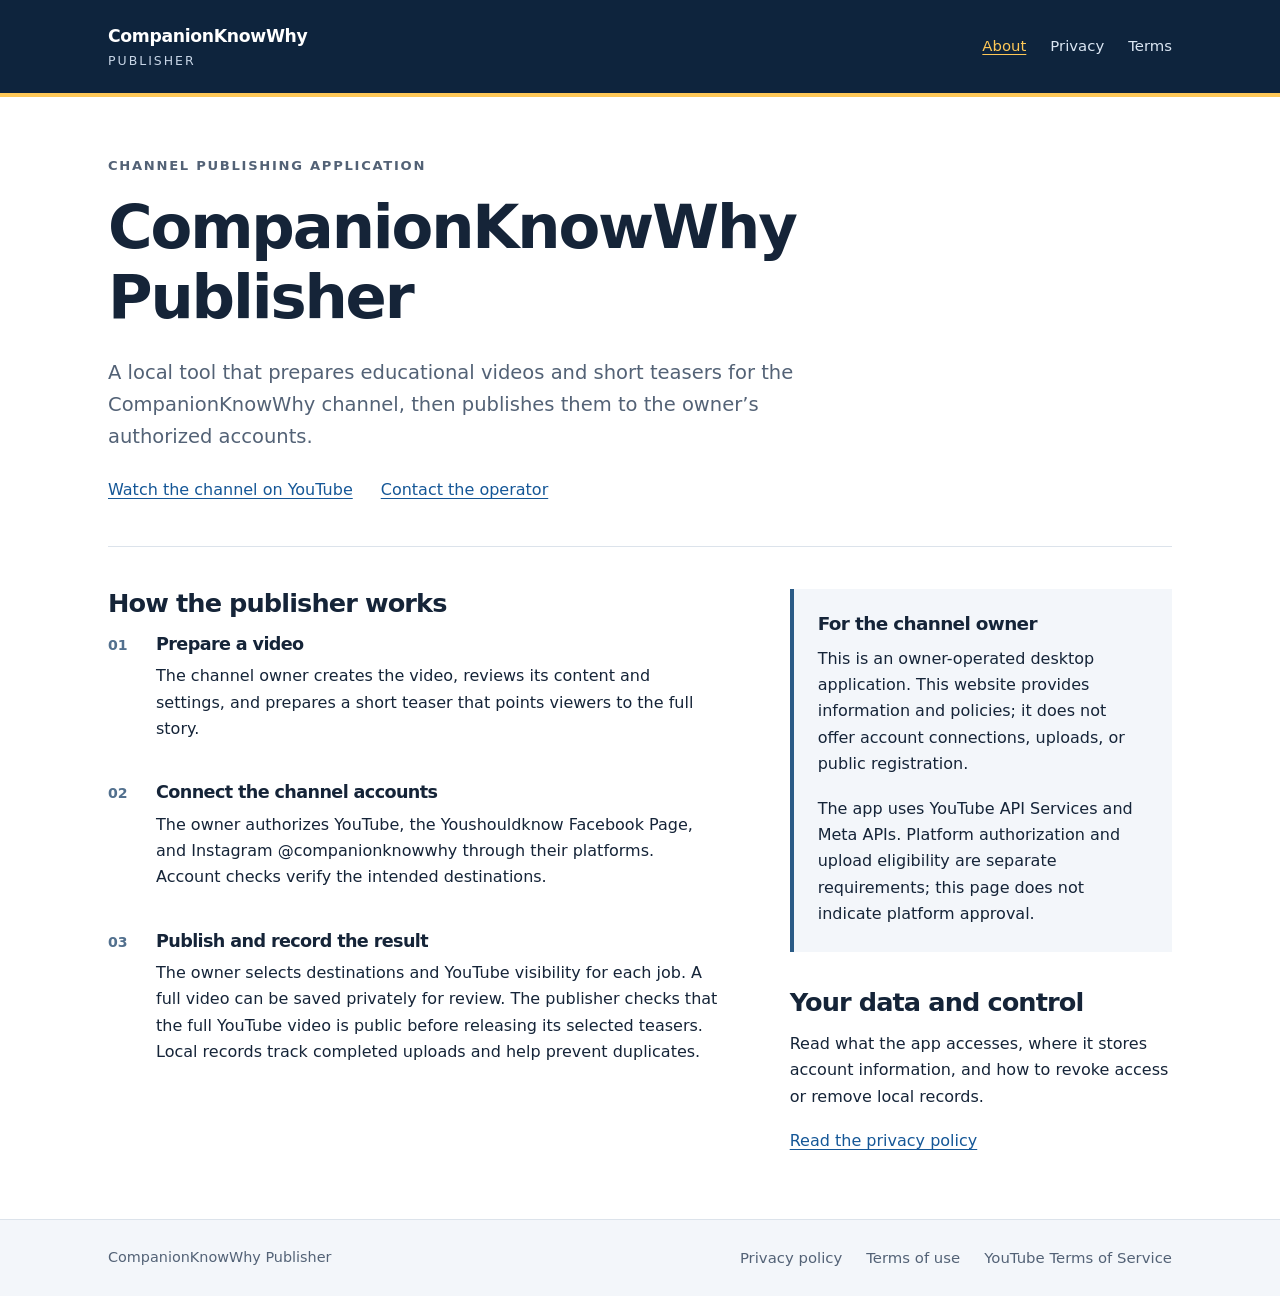
<file: index.html>
<!doctype html>
<html lang="en"><head><meta name="google-site-verification" content="qlFCwbFCEnuFI3ZQNirNBxxOsfVoNl_6YSu9M6t_N34" /><meta charset="utf-8"><meta name="viewport" content="width=device-width,initial-scale=1"><title>CompanionKnowWhy Publisher</title><meta name="description" content="The local publishing application for the CompanionKnowWhy channel. Learn how it works, how account data is handled, and how to contact the operator."><link rel="stylesheet" href="/styles.css"><link rel="icon" type="image/svg+xml" href="data:image/svg+xml,%3Csvg xmlns='http://www.w3.org/2000/svg' viewBox='0 0 32 32'%3E%3Crect width='32' height='32' rx='7' fill='%230e243d'/%3E%3Ctext x='16' y='24' text-anchor='middle' font-family='Arial' font-size='25' font-weight='bold' fill='%23ffc857'%3E%3F%3C/text%3E%3C/svg%3E"></head>
<body><a class="skip" href="#main">Skip to content</a><header><div class="bar"><a class="brand" href="/">CompanionKnowWhy<span>Publisher</span></a><nav aria-label="Main navigation"><a href="/" aria-current="page">About</a><a href="/privacy/">Privacy</a><a href="/terms/">Terms</a></nav></div></header>
<main id="main"><section class="intro"><p class="eyebrow">Channel publishing application</p><h1>CompanionKnowWhy Publisher</h1><p class="lead">A local tool that prepares educational videos and short teasers for the CompanionKnowWhy channel, then publishes them to the owner’s authorized accounts.</p><div class="links"><a href="https://www.youtube.com/@CompanionKnowWhy">Watch the channel on YouTube</a><a href="mailto:companionyoutube@gmail.com">Contact the operator</a></div></section>
<div class="grid"><section><h2>How the publisher works</h2><ol class="steps"><li><h3>Prepare a video</h3><p>The channel owner creates the video, reviews its content and settings, and prepares a short teaser that points viewers to the full story.</p></li><li><h3>Connect the channel accounts</h3><p>The owner authorizes YouTube, the Youshouldknow Facebook Page, and Instagram @companionknowwhy through their platforms. Account checks verify the intended destinations.</p></li><li><h3>Publish and record the result</h3><p>The owner selects destinations and YouTube visibility for each job. A full video can be saved privately for review. The publisher checks that the full YouTube video is public before releasing its selected teasers. Local records track completed uploads and help prevent duplicates.</p></li></ol></section><aside><div class="note"><h2>For the channel owner</h2><p>This is an owner-operated desktop application. This website provides information and policies; it does not offer account connections, uploads, or public registration.</p><p>The app uses YouTube API Services and Meta APIs. Platform authorization and upload eligibility are separate requirements; this page does not indicate platform approval.</p></div><h2>Your data and control</h2><p>Read what the app accesses, where it stores account information, and how to revoke access or remove local records.</p><a href="/privacy/">Read the privacy policy</a></aside></div></main>
<footer><div class="footer-inner"><span>CompanionKnowWhy Publisher</span><nav aria-label="Footer"><a href="/privacy/">Privacy policy</a><a href="/terms/">Terms of use</a><a href="https://www.youtube.com/t/terms">YouTube Terms of Service</a></nav></div></footer></body></html>
</file>
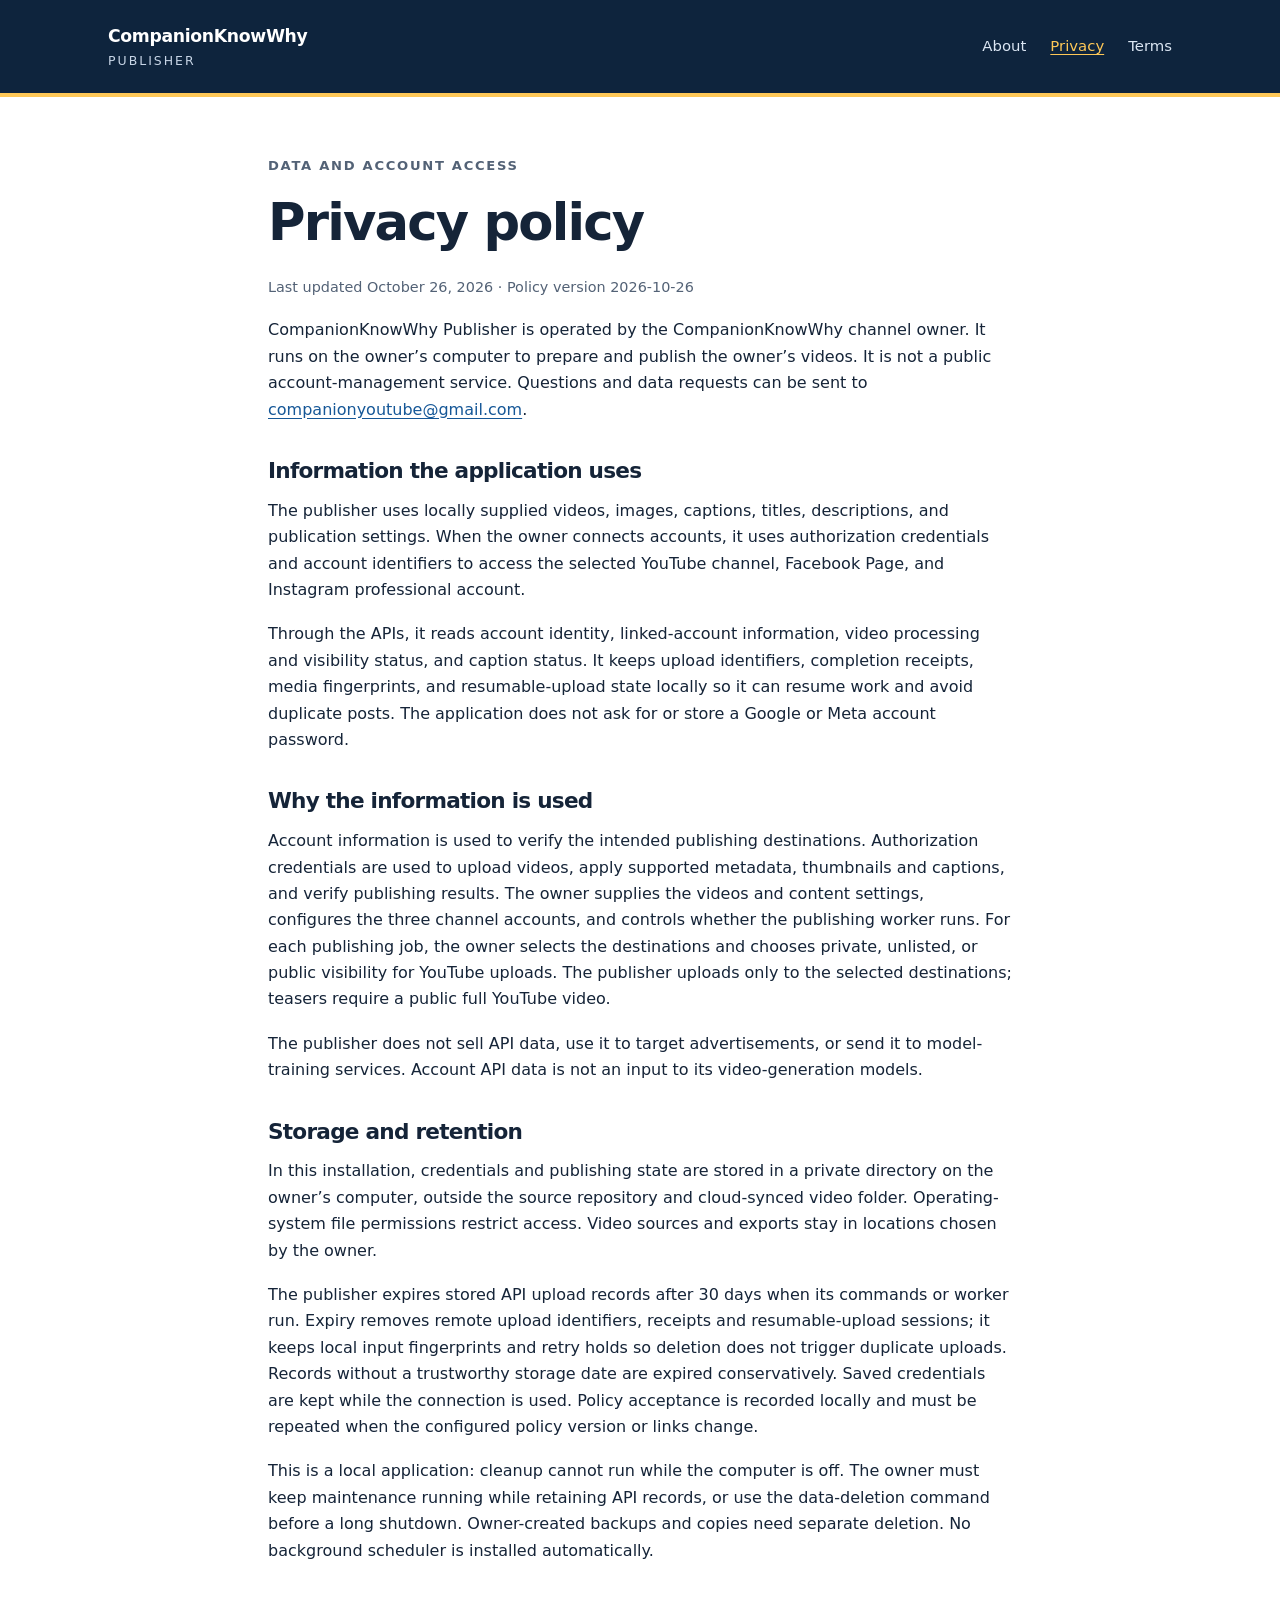
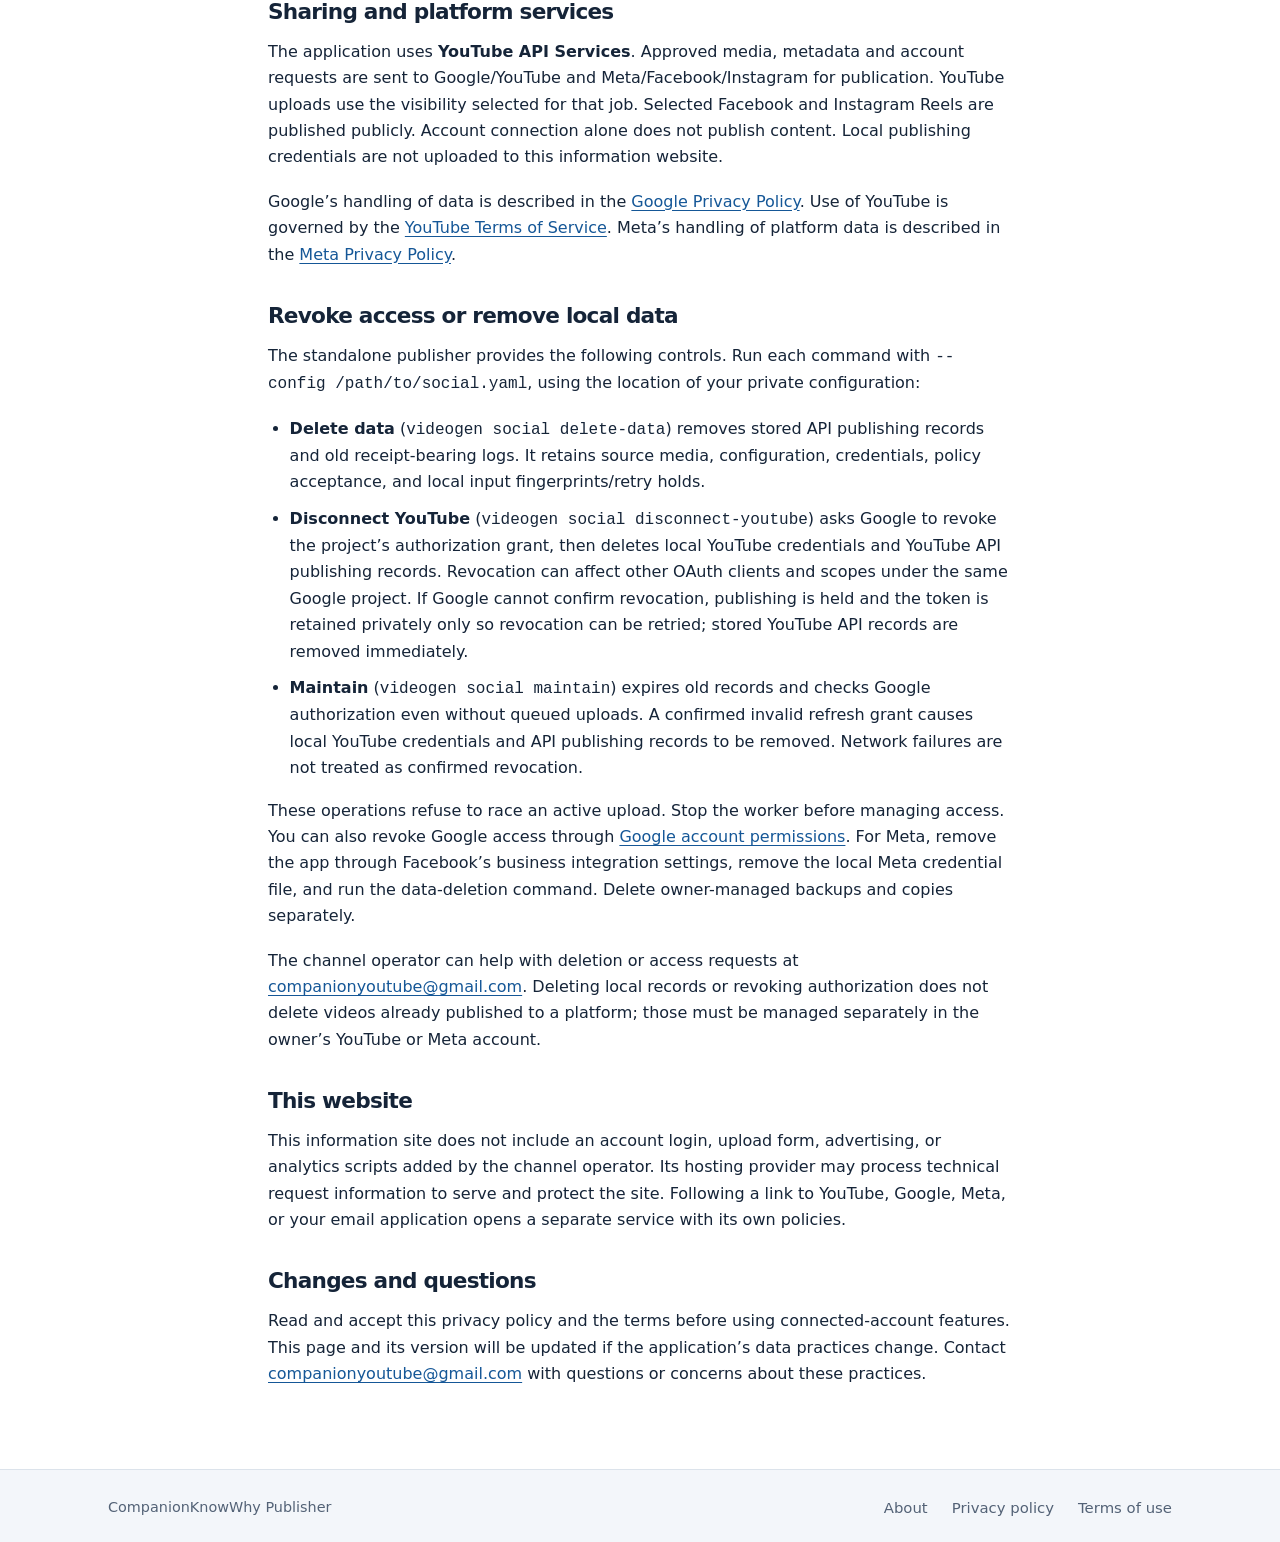
<file: privacy/index.html>
<!doctype html>
<html lang="en"><head><meta charset="utf-8"><meta name="viewport" content="width=device-width,initial-scale=1"><title>Privacy policy · CompanionKnowWhy Publisher</title><meta name="description" content="How CompanionKnowWhy Publisher uses account authorization, video files, and local publishing records, and how to revoke access or delete local data."><link rel="stylesheet" href="/styles.css"><link rel="icon" type="image/svg+xml" href="data:image/svg+xml,%3Csvg xmlns='http://www.w3.org/2000/svg' viewBox='0 0 32 32'%3E%3Crect width='32' height='32' rx='7' fill='%230e243d'/%3E%3Ctext x='16' y='24' text-anchor='middle' font-family='Arial' font-size='25' font-weight='bold' fill='%23ffc857'%3E%3F%3C/text%3E%3C/svg%3E"></head>
<body><a class="skip" href="#main">Skip to content</a><header><div class="bar"><a class="brand" href="/">CompanionKnowWhy<span>Publisher</span></a><nav aria-label="Main navigation"><a href="/">About</a><a href="/privacy/" aria-current="page">Privacy</a><a href="/terms/">Terms</a></nav></div></header>
<main id="main" class="legal"><p class="eyebrow">Data and account access</p><h1>Privacy policy</h1><p class="date">Last updated October 26, 2026 · Policy version 2026-10-26</p><p>CompanionKnowWhy Publisher is operated by the CompanionKnowWhy channel owner. It runs on the owner’s computer to prepare and publish the owner’s videos. It is not a public account-management service. Questions and data requests can be sent to <a href="mailto:companionyoutube@gmail.com">companionyoutube@gmail.com</a>.</p>
<section><h2>Information the application uses</h2><p>The publisher uses locally supplied videos, images, captions, titles, descriptions, and publication settings. When the owner connects accounts, it uses authorization credentials and account identifiers to access the selected YouTube channel, Facebook Page, and Instagram professional account.</p><p>Through the APIs, it reads account identity, linked-account information, video processing and visibility status, and caption status. It keeps upload identifiers, completion receipts, media fingerprints, and resumable-upload state locally so it can resume work and avoid duplicate posts. The application does not ask for or store a Google or Meta account password.</p></section>
<section><h2>Why the information is used</h2><p>Account information is used to verify the intended publishing destinations. Authorization credentials are used to upload videos, apply supported metadata, thumbnails and captions, and verify publishing results. The owner supplies the videos and content settings, configures the three channel accounts, and controls whether the publishing worker runs. For each publishing job, the owner selects the destinations and chooses private, unlisted, or public visibility for YouTube uploads. The publisher uploads only to the selected destinations; teasers require a public full YouTube video.</p><p>The publisher does not sell API data, use it to target advertisements, or send it to model-training services. Account API data is not an input to its video-generation models.</p></section>
<section><h2>Storage and retention</h2><p>In this installation, credentials and publishing state are stored in a private directory on the owner’s computer, outside the source repository and cloud-synced video folder. Operating-system file permissions restrict access. Video sources and exports stay in locations chosen by the owner.</p><p>The publisher expires stored API upload records after 30 days when its commands or worker run. Expiry removes remote upload identifiers, receipts and resumable-upload sessions; it keeps local input fingerprints and retry holds so deletion does not trigger duplicate uploads. Records without a trustworthy storage date are expired conservatively. Saved credentials are kept while the connection is used. Policy acceptance is recorded locally and must be repeated when the configured policy version or links change.</p><p>This is a local application: cleanup cannot run while the computer is off. The owner must keep maintenance running while retaining API records, or use the data-deletion command before a long shutdown. Owner-created backups and copies need separate deletion. No background scheduler is installed automatically.</p></section>
<section><h2>Sharing and platform services</h2><p>The application uses <strong>YouTube API Services</strong>. Approved media, metadata and account requests are sent to Google/YouTube and Meta/Facebook/Instagram for publication. YouTube uploads use the visibility selected for that job. Selected Facebook and Instagram Reels are published publicly. Account connection alone does not publish content. Local publishing credentials are not uploaded to this information website.</p><p>Google’s handling of data is described in the <a href="https://policies.google.com/privacy">Google Privacy Policy</a>. Use of YouTube is governed by the <a href="https://www.youtube.com/t/terms">YouTube Terms of Service</a>. Meta’s handling of platform data is described in the <a href="https://www.facebook.com/privacy/policy/">Meta Privacy Policy</a>.</p></section>
<section><h2>Revoke access or remove local data</h2><p>The standalone publisher provides the following controls. Run each command with <code>--config /path/to/social.yaml</code>, using the location of your private configuration:</p><ul><li><strong>Delete data</strong> (<code>videogen social delete-data</code>) removes stored API publishing records and old receipt-bearing logs. It retains source media, configuration, credentials, policy acceptance, and local input fingerprints/retry holds.</li><li><strong>Disconnect YouTube</strong> (<code>videogen social disconnect-youtube</code>) asks Google to revoke the project’s authorization grant, then deletes local YouTube credentials and YouTube API publishing records. Revocation can affect other OAuth clients and scopes under the same Google project. If Google cannot confirm revocation, publishing is held and the token is retained privately only so revocation can be retried; stored YouTube API records are removed immediately.</li><li><strong>Maintain</strong> (<code>videogen social maintain</code>) expires old records and checks Google authorization even without queued uploads. A confirmed invalid refresh grant causes local YouTube credentials and API publishing records to be removed. Network failures are not treated as confirmed revocation.</li></ul><p>These operations refuse to race an active upload. Stop the worker before managing access. You can also revoke Google access through <a href="https://security.google.com/settings/security/permissions">Google account permissions</a>. For Meta, remove the app through Facebook’s business integration settings, remove the local Meta credential file, and run the data-deletion command. Delete owner-managed backups and copies separately.</p><p>The channel operator can help with deletion or access requests at <a href="mailto:companionyoutube@gmail.com">companionyoutube@gmail.com</a>. Deleting local records or revoking authorization does not delete videos already published to a platform; those must be managed separately in the owner’s YouTube or Meta account.</p></section>
<section><h2>This website</h2><p>This information site does not include an account login, upload form, advertising, or analytics scripts added by the channel operator. Its hosting provider may process technical request information to serve and protect the site. Following a link to YouTube, Google, Meta, or your email application opens a separate service with its own policies.</p></section>
<section><h2>Changes and questions</h2><p>Read and accept this privacy policy and the terms before using connected-account features. This page and its version will be updated if the application’s data practices change. Contact <a href="mailto:companionyoutube@gmail.com">companionyoutube@gmail.com</a> with questions or concerns about these practices.</p></section></main>
<footer><div class="footer-inner"><span>CompanionKnowWhy Publisher</span><nav aria-label="Footer"><a href="/">About</a><a href="/privacy/">Privacy policy</a><a href="/terms/">Terms of use</a></nav></div></footer></body></html>
</file>
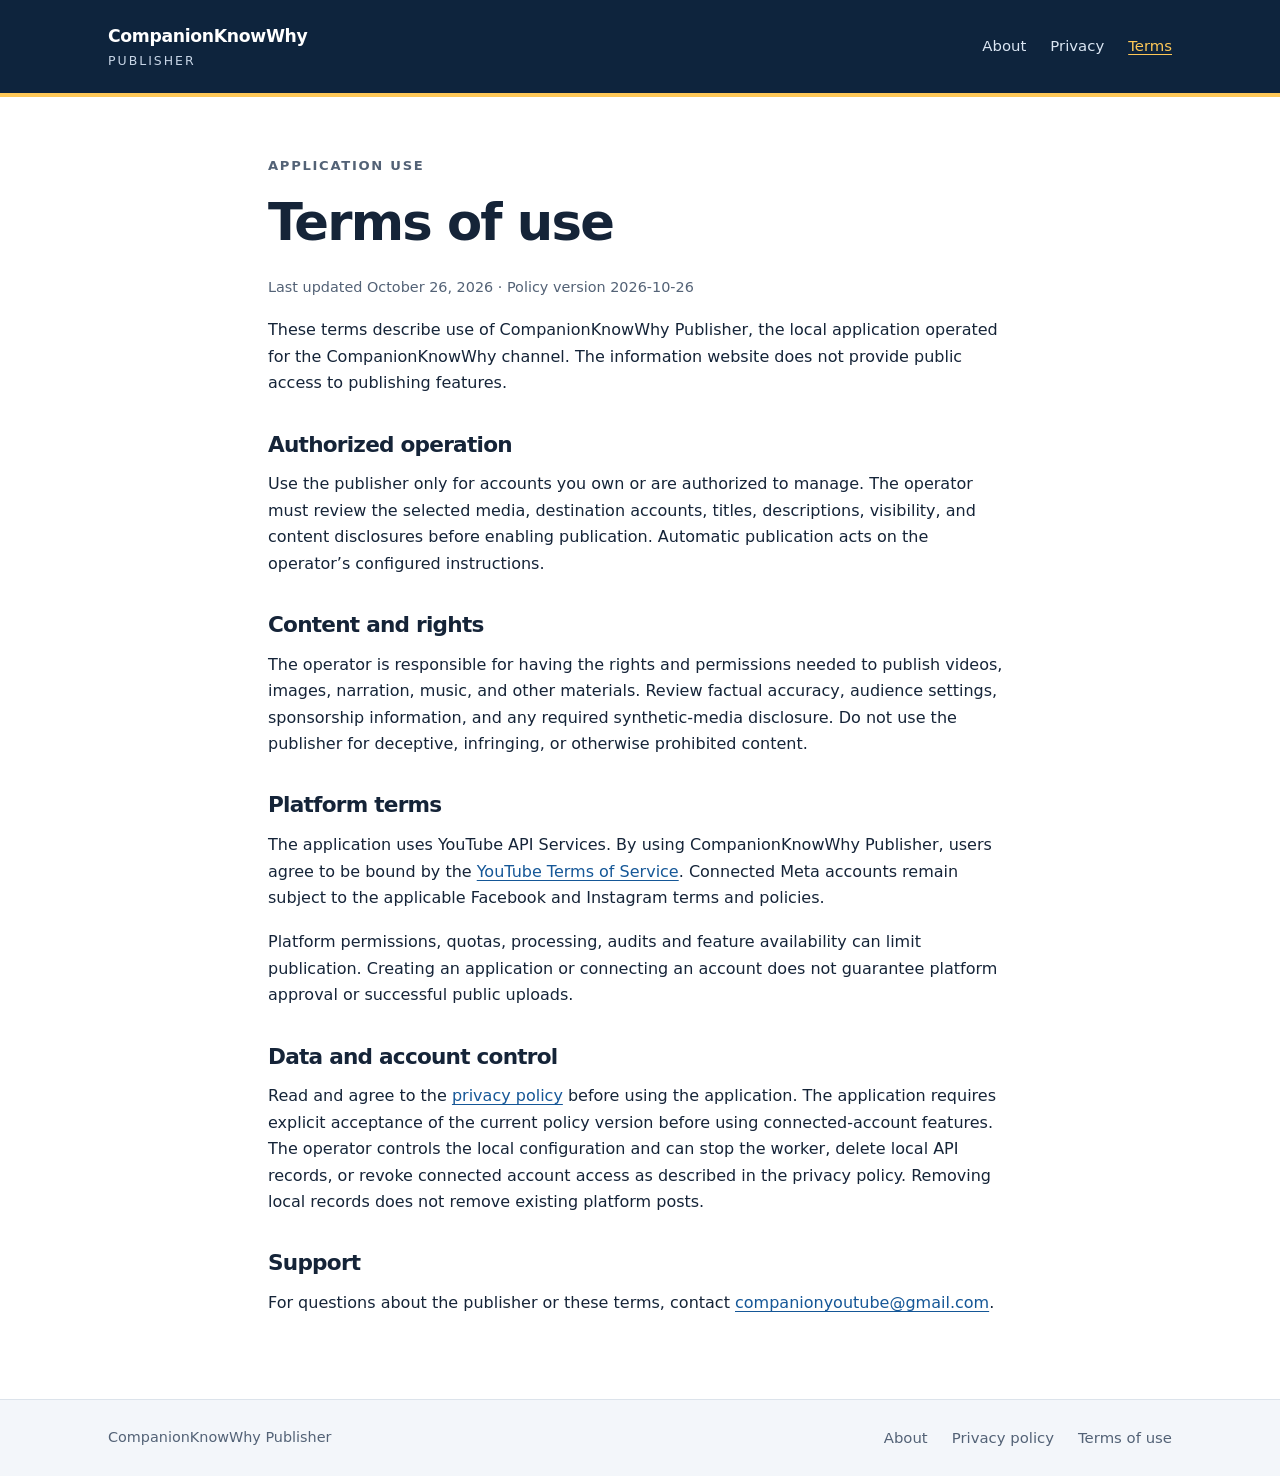
<file: terms/index.html>
<!doctype html>
<html lang="en"><head><meta charset="utf-8"><meta name="viewport" content="width=device-width,initial-scale=1"><title>Terms of use · CompanionKnowWhy Publisher</title><meta name="description" content="Terms for use of the CompanionKnowWhy channel's local publishing application."><link rel="stylesheet" href="/styles.css"><link rel="icon" type="image/svg+xml" href="data:image/svg+xml,%3Csvg xmlns='http://www.w3.org/2000/svg' viewBox='0 0 32 32'%3E%3Crect width='32' height='32' rx='7' fill='%230e243d'/%3E%3Ctext x='16' y='24' text-anchor='middle' font-family='Arial' font-size='25' font-weight='bold' fill='%23ffc857'%3E%3F%3C/text%3E%3C/svg%3E"></head>
<body><a class="skip" href="#main">Skip to content</a><header><div class="bar"><a class="brand" href="/">CompanionKnowWhy<span>Publisher</span></a><nav aria-label="Main navigation"><a href="/">About</a><a href="/privacy/">Privacy</a><a href="/terms/" aria-current="page">Terms</a></nav></div></header>
<main id="main" class="legal"><p class="eyebrow">Application use</p><h1>Terms of use</h1><p class="date">Last updated October 26, 2026 · Policy version 2026-10-26</p><p>These terms describe use of CompanionKnowWhy Publisher, the local application operated for the CompanionKnowWhy channel. The information website does not provide public access to publishing features.</p>
<section><h2>Authorized operation</h2><p>Use the publisher only for accounts you own or are authorized to manage. The operator must review the selected media, destination accounts, titles, descriptions, visibility, and content disclosures before enabling publication. Automatic publication acts on the operator’s configured instructions.</p></section>
<section><h2>Content and rights</h2><p>The operator is responsible for having the rights and permissions needed to publish videos, images, narration, music, and other materials. Review factual accuracy, audience settings, sponsorship information, and any required synthetic-media disclosure. Do not use the publisher for deceptive, infringing, or otherwise prohibited content.</p></section>
<section><h2>Platform terms</h2><p>The application uses YouTube API Services. By using CompanionKnowWhy Publisher, users agree to be bound by the <a href="https://www.youtube.com/t/terms">YouTube Terms of Service</a>. Connected Meta accounts remain subject to the applicable Facebook and Instagram terms and policies.</p><p>Platform permissions, quotas, processing, audits and feature availability can limit publication. Creating an application or connecting an account does not guarantee platform approval or successful public uploads.</p></section>
<section><h2>Data and account control</h2><p>Read and agree to the <a href="/privacy/">privacy policy</a> before using the application. The application requires explicit acceptance of the current policy version before using connected-account features. The operator controls the local configuration and can stop the worker, delete local API records, or revoke connected account access as described in the privacy policy. Removing local records does not remove existing platform posts.</p></section>
<section><h2>Support</h2><p>For questions about the publisher or these terms, contact <a href="mailto:companionyoutube@gmail.com">companionyoutube@gmail.com</a>.</p></section></main>
<footer><div class="footer-inner"><span>CompanionKnowWhy Publisher</span><nav aria-label="Footer"><a href="/">About</a><a href="/privacy/">Privacy policy</a><a href="/terms/">Terms of use</a></nav></div></footer></body></html>
</file>
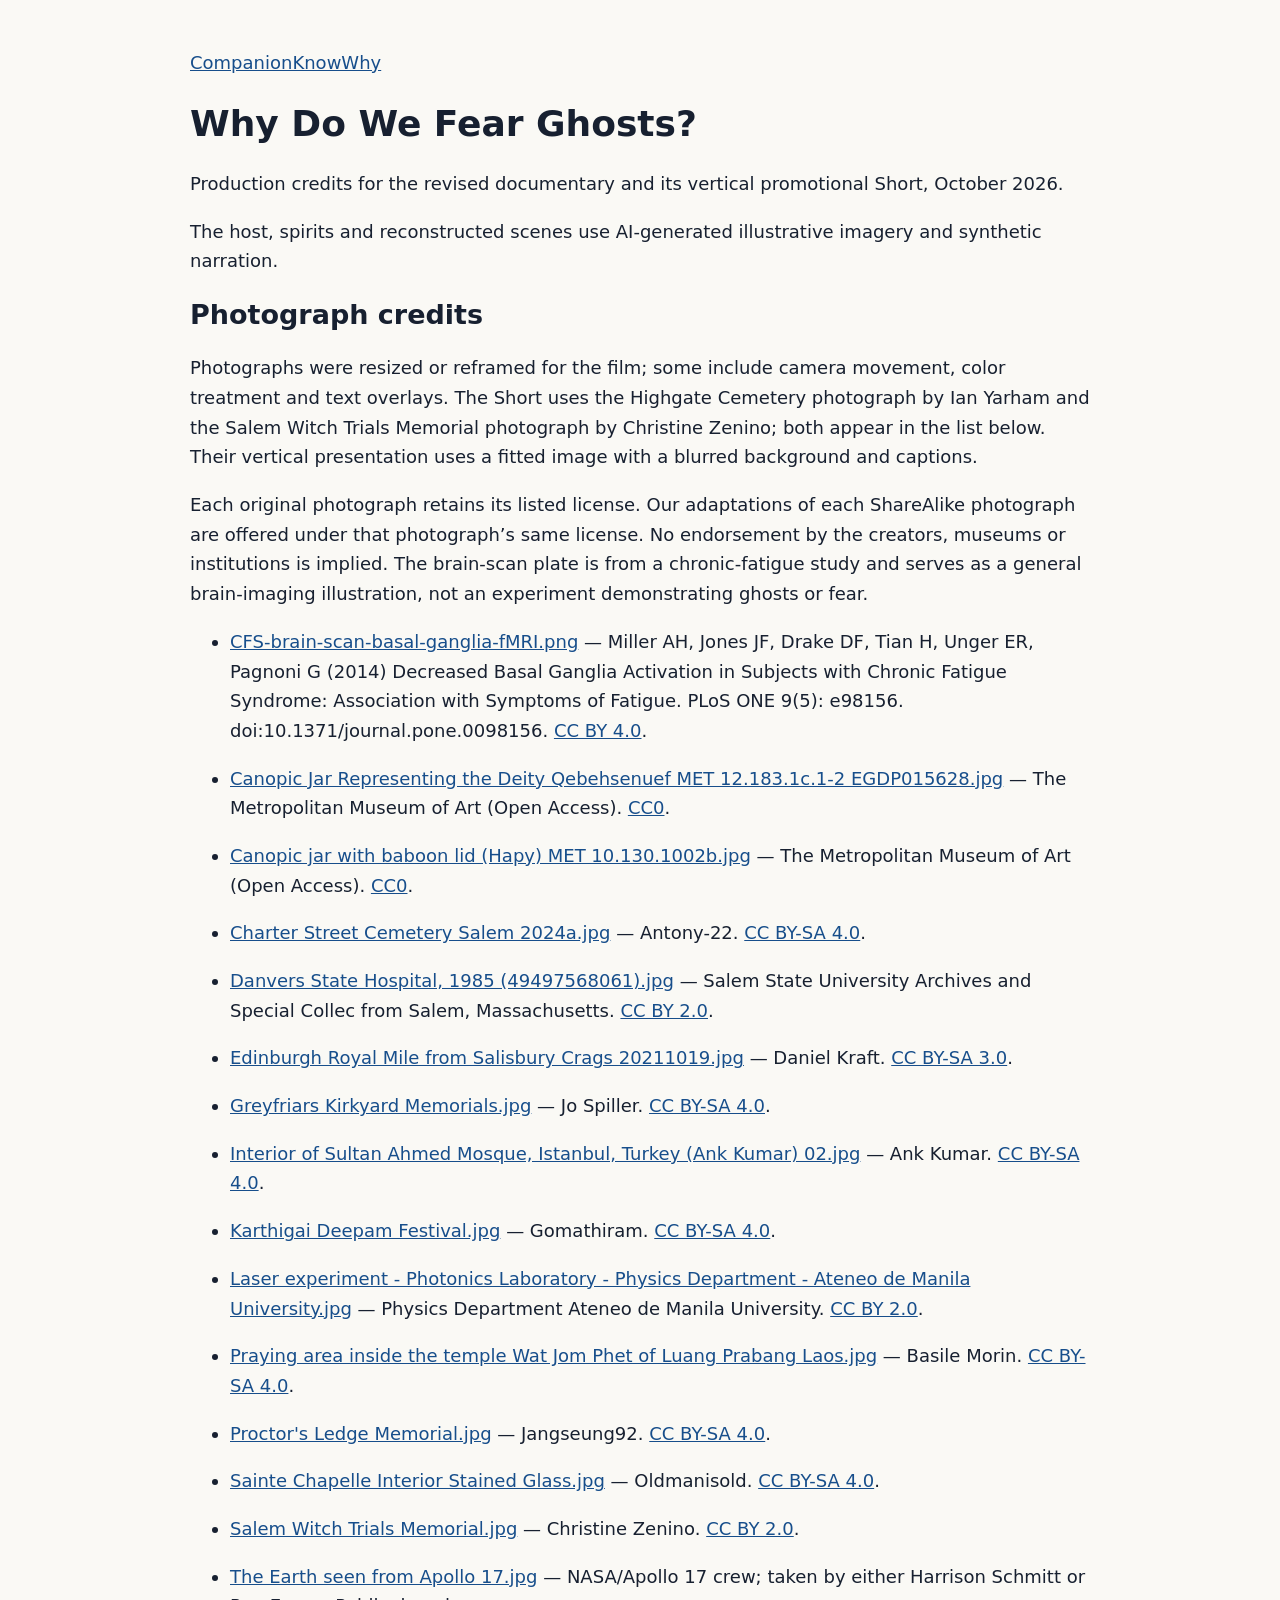
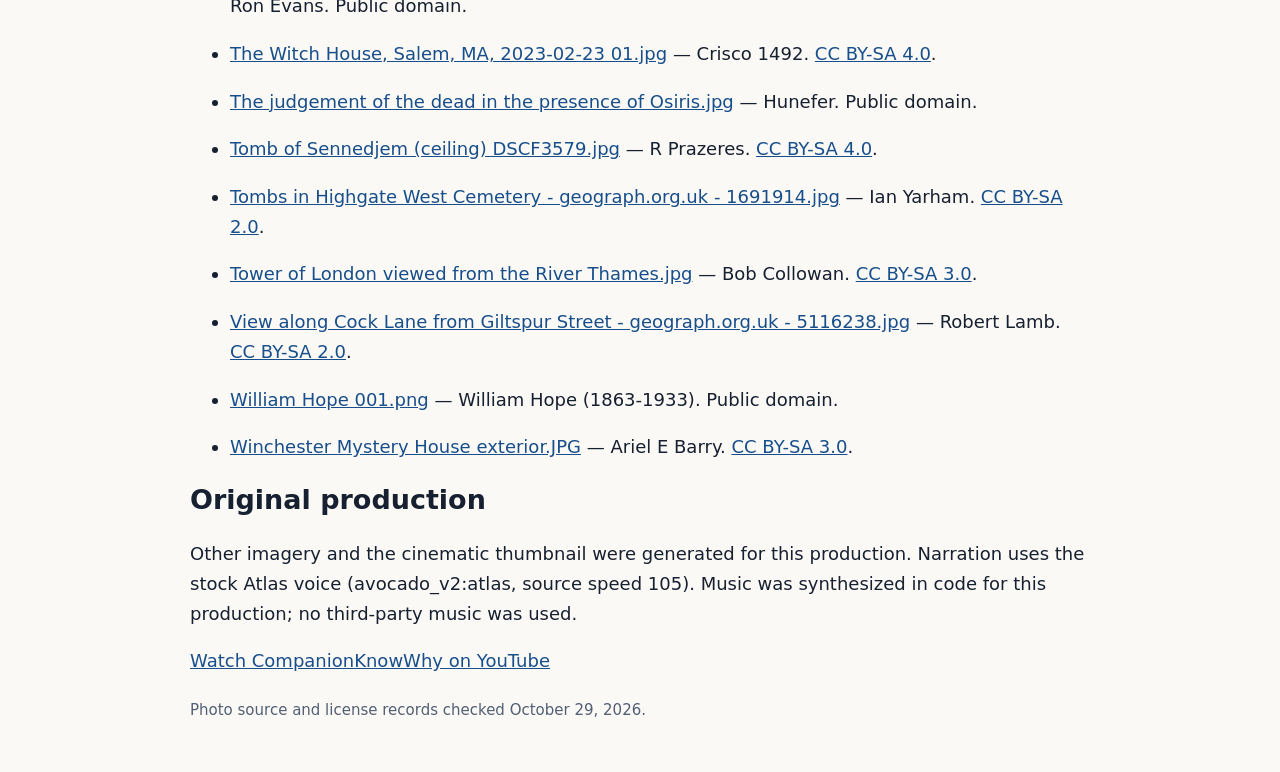
<file: credits/ghosts/index.html>
<!doctype html><html lang="en"><head><meta charset="utf-8"><meta name="viewport" content="width=device-width,initial-scale=1"><title>Why Do We Fear Ghosts? — production credits</title><style>body{font:18px/1.65 system-ui,sans-serif;max-width:900px;margin:48px auto;padding:0 22px;color:#172030;background:#faf9f5}h1,h2{line-height:1.2}a{color:#174e8b}li{margin:0 0 18px}small{color:#526074}</style></head><body><a href="/">CompanionKnowWhy</a><h1>Why Do We Fear Ghosts?</h1><p>Production credits for the revised documentary and its vertical promotional Short, October 2026.</p><p>The host, spirits and reconstructed scenes use AI-generated illustrative imagery and synthetic narration.</p><h2>Photograph credits</h2><p>Photographs were resized or reframed for the film; some include camera movement, color treatment and text overlays. The Short uses the Highgate Cemetery photograph by Ian Yarham and the Salem Witch Trials Memorial photograph by Christine Zenino; both appear in the list below. Their vertical presentation uses a fitted image with a blurred background and captions.</p><p>Each original photograph retains its listed license. Our adaptations of each ShareAlike photograph are offered under that photograph’s same license. No endorsement by the creators, museums or institutions is implied. The brain-scan plate is from a chronic-fatigue study and serves as a general brain-imaging illustration, not an experiment demonstrating ghosts or fear.</p><ul><li><a href="https://commons.wikimedia.org/wiki/File:CFS-brain-scan-basal-ganglia-fMRI.png">CFS-brain-scan-basal-ganglia-fMRI.png</a> — Miller AH, Jones JF, Drake DF, Tian H, Unger ER, Pagnoni G (2014) Decreased Basal Ganglia Activation in Subjects with Chronic Fatigue Syndrome: Association with Symptoms of Fatigue. PLoS ONE 9(5): e98156. doi:10.1371/journal.pone.0098156. <a href="https://creativecommons.org/licenses/by/4.0">CC BY 4.0</a>.</li><li><a href="https://commons.wikimedia.org/wiki/File:Canopic_Jar_Representing_the_Deity_Qebehsenuef_MET_12.183.1c.1-2_EGDP015628.jpg">Canopic Jar Representing the Deity Qebehsenuef MET 12.183.1c.1-2 EGDP015628.jpg</a> — The Metropolitan Museum of Art (Open Access). <a href="http://creativecommons.org/publicdomain/zero/1.0/deed.en">CC0</a>.</li><li><a href="https://commons.wikimedia.org/wiki/File:Canopic_jar_with_baboon_lid_(Hapy)_MET_10.130.1002b.jpg">Canopic jar with baboon lid (Hapy) MET 10.130.1002b.jpg</a> — The Metropolitan Museum of Art (Open Access). <a href="http://creativecommons.org/publicdomain/zero/1.0/deed.en">CC0</a>.</li><li><a href="https://commons.wikimedia.org/wiki/File:Charter_Street_Cemetery_Salem_2024a.jpg">Charter Street Cemetery Salem 2024a.jpg</a> — Antony-22. <a href="https://creativecommons.org/licenses/by-sa/4.0">CC BY-SA 4.0</a>.</li><li><a href="https://commons.wikimedia.org/wiki/File:Danvers_State_Hospital,_1985_(49497568061).jpg">Danvers State Hospital, 1985 (49497568061).jpg</a> — Salem State University Archives and Special Collec from Salem, Massachusetts. <a href="https://creativecommons.org/licenses/by/2.0">CC BY 2.0</a>.</li><li><a href="https://commons.wikimedia.org/wiki/File:Edinburgh_Royal_Mile_from_Salisbury_Crags_20211019.jpg">Edinburgh Royal Mile from Salisbury Crags 20211019.jpg</a> — Daniel Kraft. <a href="https://creativecommons.org/licenses/by-sa/3.0">CC BY-SA 3.0</a>.</li><li><a href="https://commons.wikimedia.org/wiki/File:Greyfriars_Kirkyard_Memorials.jpg">Greyfriars Kirkyard Memorials.jpg</a> — Jo Spiller. <a href="https://creativecommons.org/licenses/by-sa/4.0">CC BY-SA 4.0</a>.</li><li><a href="https://commons.wikimedia.org/wiki/File:Interior_of_Sultan_Ahmed_Mosque,_Istanbul,_Turkey_(Ank_Kumar)_02.jpg">Interior of Sultan Ahmed Mosque, Istanbul, Turkey (Ank Kumar) 02.jpg</a> — Ank Kumar. <a href="https://creativecommons.org/licenses/by-sa/4.0">CC BY-SA 4.0</a>.</li><li><a href="https://commons.wikimedia.org/wiki/File:Karthigai_Deepam_Festival.jpg">Karthigai Deepam Festival.jpg</a> — Gomathiram. <a href="https://creativecommons.org/licenses/by-sa/4.0">CC BY-SA 4.0</a>.</li><li><a href="https://commons.wikimedia.org/wiki/File:Laser_experiment_-_Photonics_Laboratory_-_Physics_Department_-_Ateneo_de_Manila_University.jpg">Laser experiment - Photonics Laboratory - Physics Department - Ateneo de Manila University.jpg</a> — Physics Department Ateneo de Manila University. <a href="https://creativecommons.org/licenses/by/2.0">CC BY 2.0</a>.</li><li><a href="https://commons.wikimedia.org/wiki/File:Praying_area_inside_the_temple_Wat_Jom_Phet_of_Luang_Prabang_Laos.jpg">Praying area inside the temple Wat Jom Phet of Luang Prabang Laos.jpg</a> — Basile Morin. <a href="https://creativecommons.org/licenses/by-sa/4.0">CC BY-SA 4.0</a>.</li><li><a href="https://commons.wikimedia.org/wiki/File:Proctor%27s_Ledge_Memorial.jpg">Proctor&#x27;s Ledge Memorial.jpg</a> — Jangseung92. <a href="https://creativecommons.org/licenses/by-sa/4.0">CC BY-SA 4.0</a>.</li><li><a href="https://commons.wikimedia.org/wiki/File:Sainte_Chapelle_Interior_Stained_Glass.jpg">Sainte Chapelle Interior Stained Glass.jpg</a> — Oldmanisold. <a href="https://creativecommons.org/licenses/by-sa/4.0">CC BY-SA 4.0</a>.</li><li><a href="https://commons.wikimedia.org/wiki/File:Salem_Witch_Trials_Memorial.jpg">Salem Witch Trials Memorial.jpg</a> — Christine Zenino. <a href="https://creativecommons.org/licenses/by/2.0">CC BY 2.0</a>.</li><li><a href="https://commons.wikimedia.org/wiki/File:The_Earth_seen_from_Apollo_17.jpg">The Earth seen from Apollo 17.jpg</a> — NASA/Apollo 17 crew; taken by either Harrison Schmitt or Ron Evans. Public domain.</li><li><a href="https://commons.wikimedia.org/wiki/File:The_Witch_House,_Salem,_MA,_2023-02-23_01.jpg">The Witch House, Salem, MA, 2023-02-23 01.jpg</a> — Crisco 1492. <a href="https://creativecommons.org/licenses/by-sa/4.0">CC BY-SA 4.0</a>.</li><li><a href="https://commons.wikimedia.org/wiki/File:The_judgement_of_the_dead_in_the_presence_of_Osiris.jpg">The judgement of the dead in the presence of Osiris.jpg</a> — Hunefer. Public domain.</li><li><a href="https://commons.wikimedia.org/wiki/File:Tomb_of_Sennedjem_(ceiling)_DSCF3579.jpg">Tomb of Sennedjem (ceiling) DSCF3579.jpg</a> — R Prazeres. <a href="https://creativecommons.org/licenses/by-sa/4.0">CC BY-SA 4.0</a>.</li><li><a href="https://commons.wikimedia.org/wiki/File:Tombs_in_Highgate_West_Cemetery_-_geograph.org.uk_-_1691914.jpg">Tombs in Highgate West Cemetery - geograph.org.uk - 1691914.jpg</a> — Ian Yarham. <a href="https://creativecommons.org/licenses/by-sa/2.0">CC BY-SA 2.0</a>.</li><li><a href="https://commons.wikimedia.org/wiki/File:Tower_of_London_viewed_from_the_River_Thames.jpg">Tower of London viewed from the River Thames.jpg</a> — Bob Collowan. <a href="https://creativecommons.org/licenses/by-sa/3.0">CC BY-SA 3.0</a>.</li><li><a href="https://commons.wikimedia.org/wiki/File:View_along_Cock_Lane_from_Giltspur_Street_-_geograph.org.uk_-_5116238.jpg">View along Cock Lane from Giltspur Street - geograph.org.uk - 5116238.jpg</a> — Robert Lamb. <a href="https://creativecommons.org/licenses/by-sa/2.0">CC BY-SA 2.0</a>.</li><li><a href="https://commons.wikimedia.org/wiki/File:William_Hope_001.png">William Hope 001.png</a> — William Hope (1863-1933). Public domain.</li><li><a href="https://commons.wikimedia.org/wiki/File:Winchester_Mystery_House_exterior.JPG">Winchester Mystery House exterior.JPG</a> — Ariel E Barry. <a href="https://creativecommons.org/licenses/by-sa/3.0">CC BY-SA 3.0</a>.</li></ul><h2>Original production</h2><p>Other imagery and the cinematic thumbnail were generated for this production. Narration uses the stock Atlas voice (avocado_v2:atlas, source speed 105). Music was synthesized in code for this production; no third-party music was used.</p><p><a href="https://www.youtube.com/@CompanionKnowWhy">Watch CompanionKnowWhy on YouTube</a></p><small>Photo source and license records checked October 29, 2026.</small></body></html>
</file>
<file: styles.css>
:root{color-scheme:light;--ink:#152438;--muted:#536276;--line:#dce3eb;--navy:#0e243d;--accent:#ffc857;--paper:#fff;--soft:#f3f6fa;font-family:system-ui,-apple-system,BlinkMacSystemFont,"Segoe UI",sans-serif;font-size:16px}
*{box-sizing:border-box}body{margin:0;background:var(--paper);color:var(--ink);line-height:1.65}a{color:#155797;text-underline-offset:.2em}a:hover{text-decoration-thickness:2px}a:focus-visible{outline:3px solid #d78d00;outline-offset:5px}header{background:var(--navy);color:#fff;border-bottom:4px solid var(--accent)}.bar{max-width:1120px;margin:auto;padding:22px 28px;display:flex;align-items:center;justify-content:space-between;gap:24px}.brand{font-weight:750;color:#fff;text-decoration:none;font-size:1.08rem;letter-spacing:-.02em}.brand span{display:block;font-size:.78rem;font-weight:450;letter-spacing:.16em;text-transform:uppercase;color:#c7d5e6}nav{display:flex;gap:24px;flex-wrap:wrap}nav a{color:#dbe6f3;font-size:.93rem;text-decoration:none}nav a[aria-current=page]{color:var(--accent);text-decoration:underline}main{max-width:1120px;margin:auto;padding:58px 28px 64px}.eyebrow{font-size:.82rem;font-weight:700;text-transform:uppercase;letter-spacing:.13em;color:var(--muted);margin:0 0 16px}h1,h2,h3{line-height:1.15;letter-spacing:-.035em}h1{font-size:clamp(2.2rem,5vw,3.8rem);max-width:830px;margin:0 0 24px}h2{font-size:1.6rem;margin:36px 0 14px}h3{font-size:1.1rem;margin:0 0 9px}p{margin:0 0 18px}.lead{font-size:1.22rem;max-width:740px;color:var(--muted)}.intro{padding-bottom:42px;border-bottom:1px solid var(--line)}.grid{display:grid;grid-template-columns:1.6fr 1fr;gap:70px;margin-top:42px}.grid h2:first-child{margin-top:0}.note{background:var(--soft);border-left:4px solid #2a5b86;padding:24px}.note h2{font-size:1.15rem;margin:0 0 12px}.note p:last-child{margin-bottom:0}ul,ol{padding-left:1.35em}li{margin-bottom:10px}.steps{list-style:none;padding:0;counter-reset:step}.steps li{counter-increment:step;padding:0 0 22px 48px;position:relative;margin:0}.steps li:before{content:counter(step,decimal-leading-zero);position:absolute;left:0;top:0;font-weight:700;color:#52708e;font-size:.88rem}.links{display:flex;gap:12px 28px;flex-wrap:wrap;margin-top:24px}.legal{max-width:800px}.legal h1{font-size:clamp(2rem,5vw,3.2rem)}.legal section{margin-top:32px}.legal section h2{font-size:1.35rem}.date{font-size:.9rem;color:var(--muted)}.legal strong{font-weight:650}footer{border-top:1px solid var(--line);background:var(--soft)}.footer-inner{max-width:1120px;margin:auto;padding:26px 28px;display:flex;justify-content:space-between;gap:20px;flex-wrap:wrap;font-size:.9rem;color:var(--muted)}footer a{color:var(--muted)}.skip{position:absolute;top:-80px;left:16px;background:#fff;padding:12px;z-index:5}.skip:focus{top:8px}@media(max-width:700px){.bar{align-items:flex-start;flex-direction:column;gap:18px;padding:20px}nav{gap:20px}main{padding:38px 20px 48px}.grid{grid-template-columns:1fr;gap:26px;margin-top:30px}.intro{padding-bottom:28px}.lead{font-size:1.1rem}.footer-inner{padding:24px 20px}h1{overflow-wrap:anywhere}}@media(prefers-reduced-motion:no-preference){a{transition:color .15s ease}}
</file>
